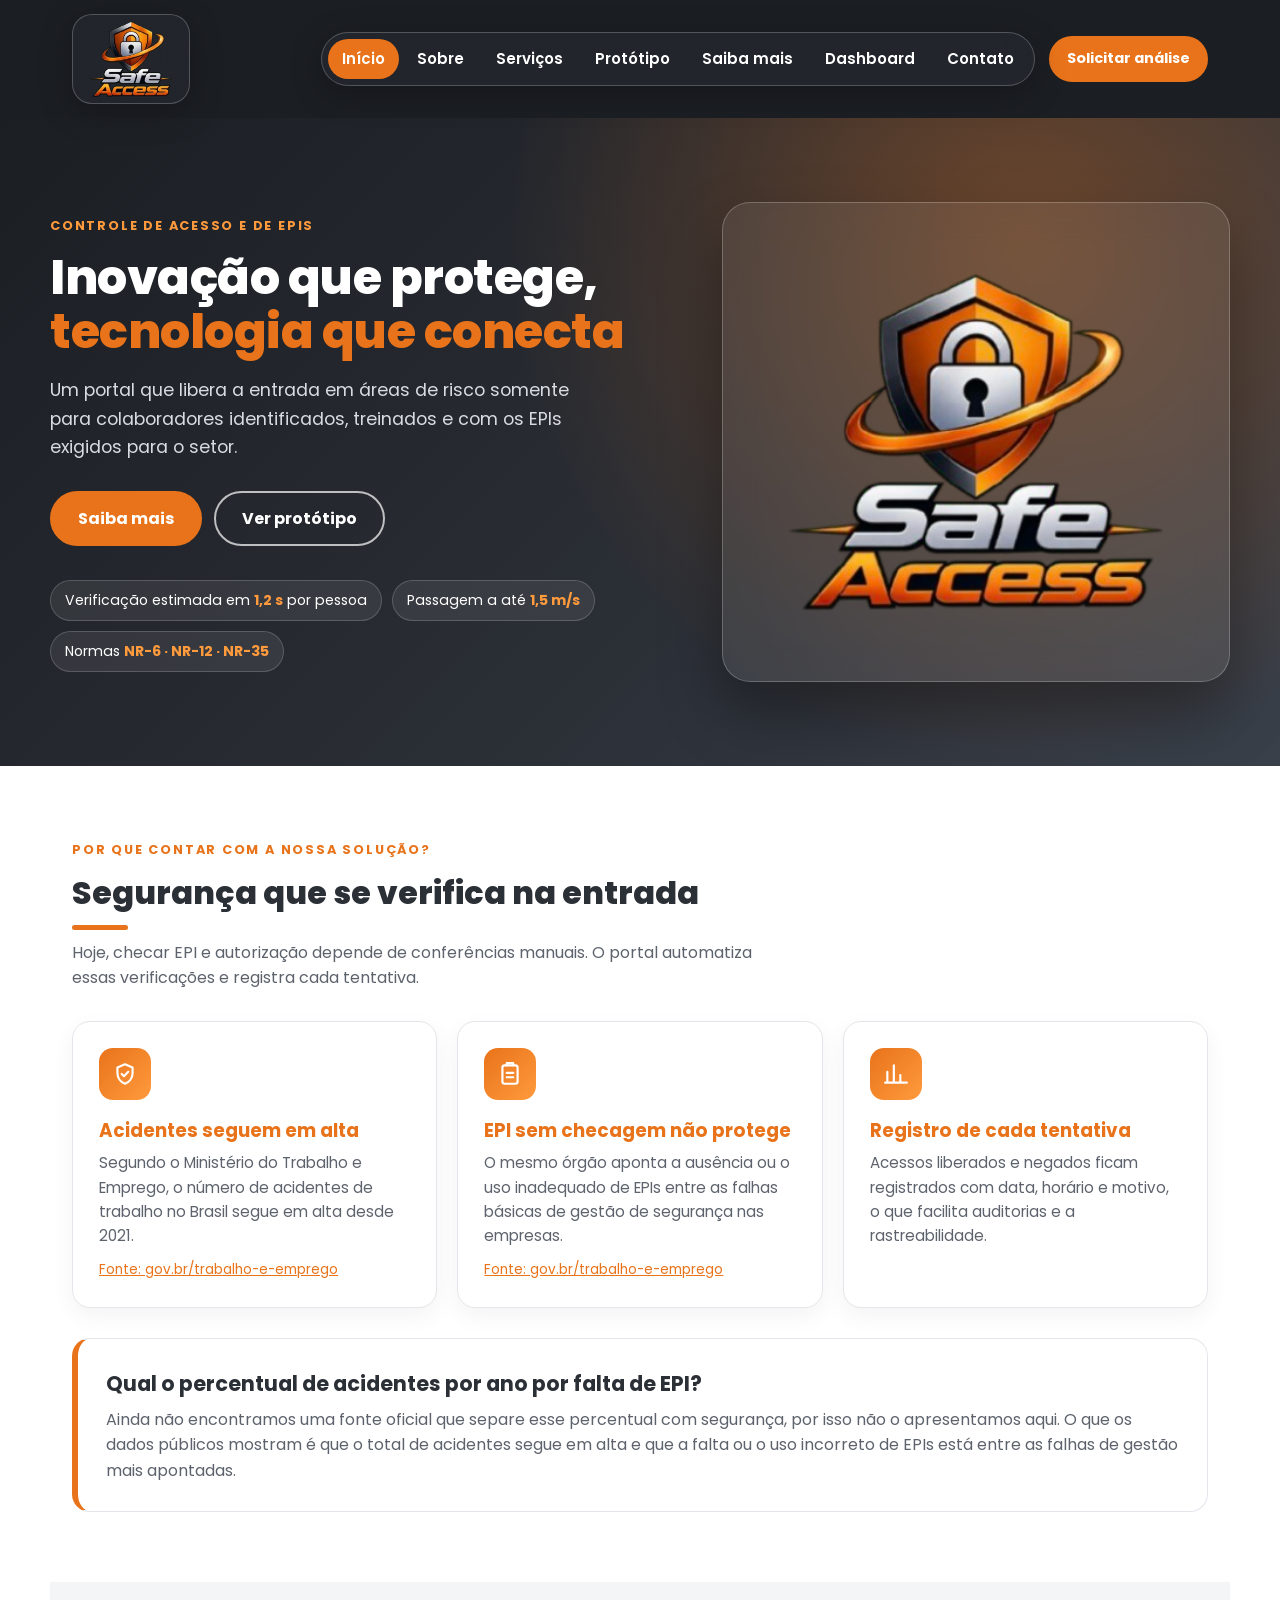
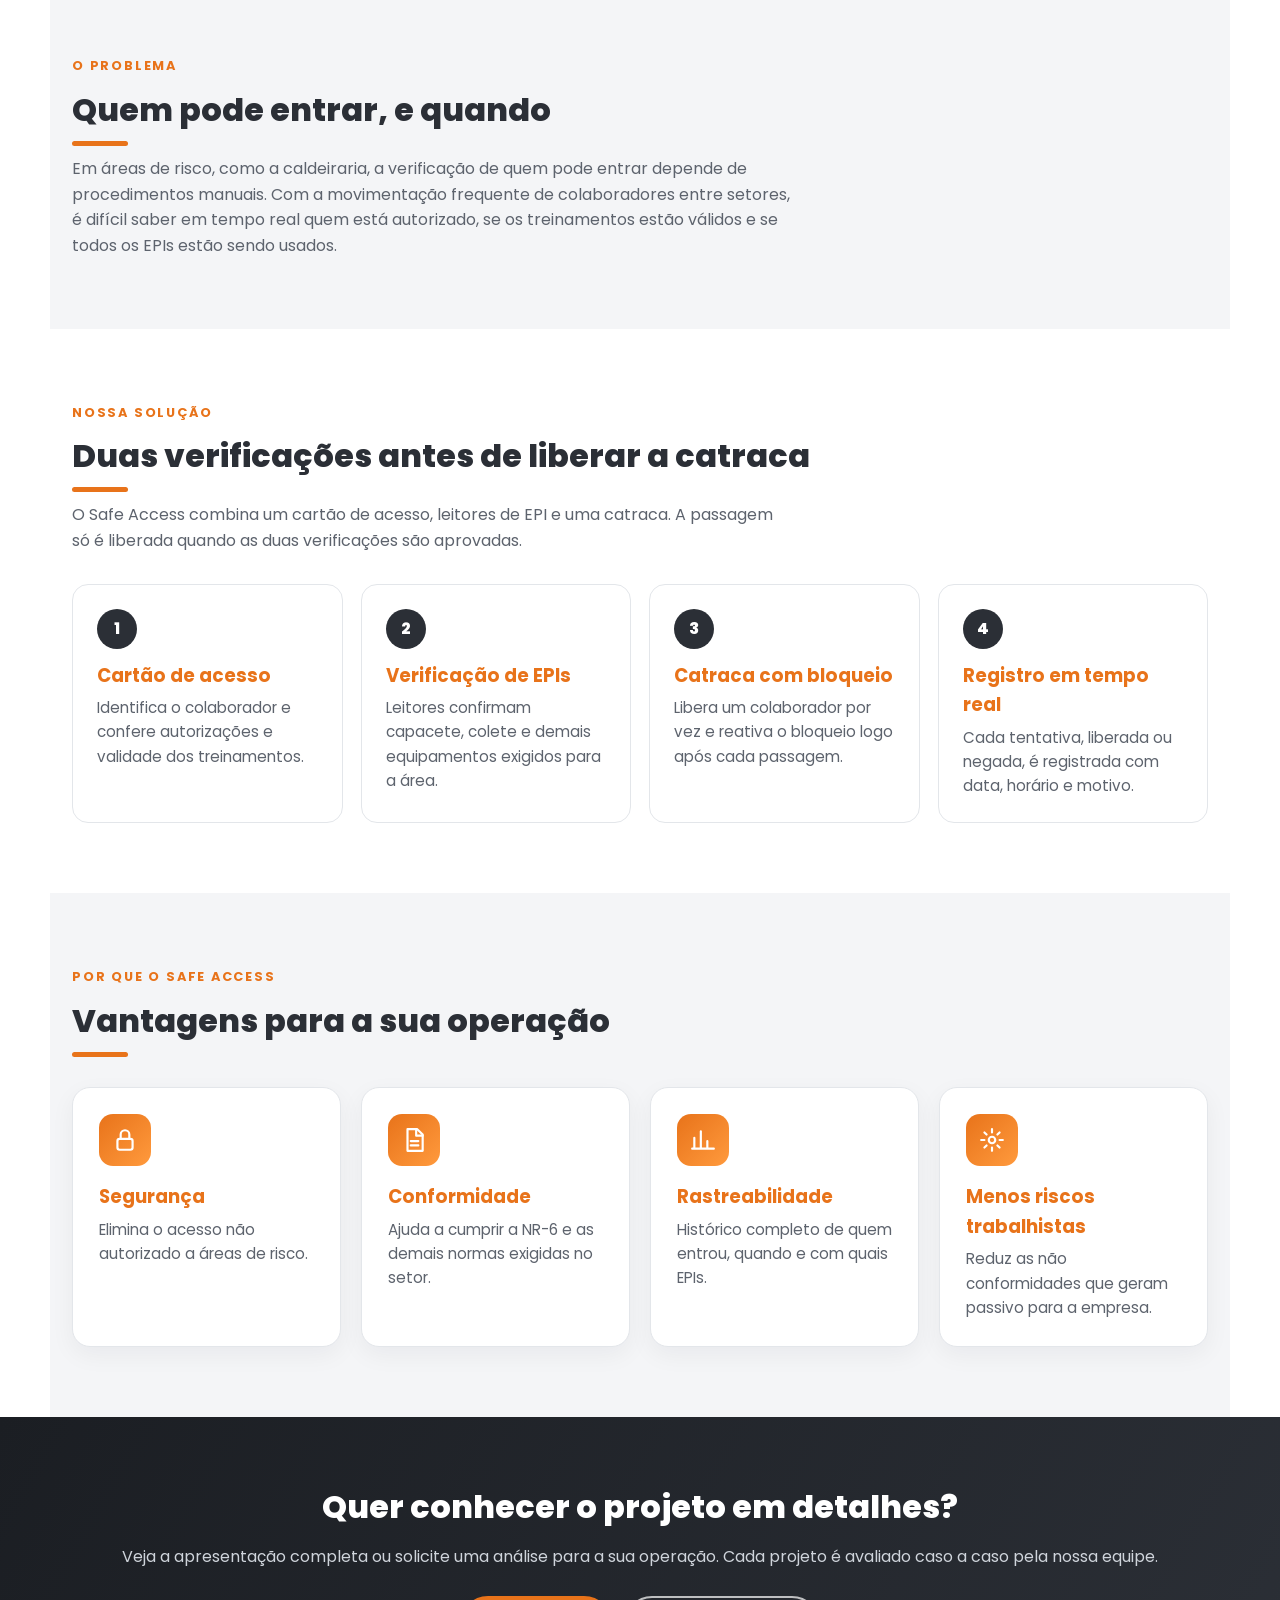
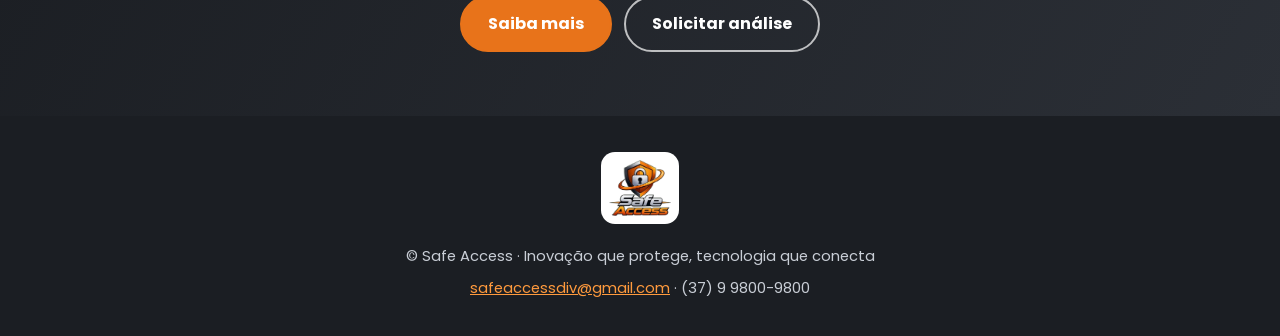
<file: index.html>
<!DOCTYPE html><html lang="pt-BR"><head><meta charset="UTF-8"><meta name="viewport" content="width=device-width,initial-scale=1"><title>Safe Access · Controle de acesso e EPIs</title><meta name="description" content="Portal inteligente de controle de acesso e verificação de EPIs para áreas de risco industrial."><link href="https://fonts.googleapis.com/css2?family=Poppins:wght@400;600;700;800&display=swap" rel="stylesheet"><link rel="stylesheet" href="styles.css?v=7"></head><body><header class="topo-wrap"><div class="topo"><a class="marca" href="index.html"><img src="logo-safe-access.png" alt="Safe Access" class="logo"></a><nav><a href="index.html" class="ativo">Início</a><a href="sobre.html">Sobre</a><a href="servicos.html">Serviços</a><a href="prototipo.html">Protótipo</a><a href="saiba-mais.html">Saiba mais</a><a href="dashboard.html">Dashboard</a><a href="contato.html">Contato</a></nav><a class="btn btn-mini" href="contato.html">Solicitar análise</a></div></header><section class="hero"><div class="hero-in"><div>
<span class="kicker">Controle de acesso e de EPIs</span>
<h1>Inovação que protege,<br><span>tecnologia que conecta</span></h1>
<p class="lead">Um portal que libera a entrada em áreas de risco somente para colaboradores identificados, treinados e com os EPIs exigidos para o setor.</p>
<div class="acoes"><a class="btn" href="saiba-mais.html">Saiba mais</a><a class="btn btn-sec" href="prototipo.html">Ver protótipo</a></div>
<div class="chips"><span class="chip">Verificação estimada em <b>1,2 s</b> por pessoa</span><span class="chip">Passagem a até <b>1,5 m/s</b></span><span class="chip">Normas <b>NR-6 · NR-12 · NR-35</b></span></div>
</div><div><div class="logo-card"><img src="logo-safe-access.png" alt="Logo Safe Access"></div></div></div></section>
<main>
<section class="sec" id="por-que">
<span class="kicker" style="color:var(--or)">Por que contar com a nossa solução?</span>
<h2>Segurança que se verifica na entrada</h2>
<p class="sub">Hoje, checar EPI e autorização depende de conferências manuais. O portal automatiza essas verificações e registra cada tentativa.</p>
<div class="grade">
<div class="card"><div class="ico"><svg viewBox="0 0 24 24"><path d="M12 3l7 3v5c0 4.5-3 8.5-7 10-4-1.5-7-5.5-7-10V6z"/><path d="M9 12l2 2 4-4"/></svg></div><h3>Acidentes seguem em alta</h3><p>Segundo o Ministério do Trabalho e Emprego, o número de acidentes de trabalho no Brasil segue em alta desde 2021.</p><a class="fonte" href="https://www.gov.br/trabalho-e-emprego/pt-br/noticias-e-conteudo/2025/julho/ministerio-do-trabalho-e-emprego-identifica-aumento-de-acidentes-de-trabalho-no-brasil" target="_blank" rel="noopener">Fonte: gov.br/trabalho-e-emprego</a></div>
<div class="card"><div class="ico"><svg viewBox="0 0 24 24"><rect x="5" y="4" width="14" height="17" rx="2"/><path d="M9 4V2h6v2M9 11h6M9 15h6"/></svg></div><h3>EPI sem checagem não protege</h3><p>O mesmo órgão aponta a ausência ou o uso inadequado de EPIs entre as falhas básicas de gestão de segurança nas empresas.</p><a class="fonte" href="https://www.gov.br/trabalho-e-emprego/pt-br/noticias-e-conteudo/2025/julho/ministerio-do-trabalho-e-emprego-identifica-aumento-de-acidentes-de-trabalho-no-brasil" target="_blank" rel="noopener">Fonte: gov.br/trabalho-e-emprego</a></div>
<div class="card"><div class="ico"><svg viewBox="0 0 24 24"><path d="M4 20V10M10 20V4M16 20v-7M22 20H2"/></svg></div><h3>Registro de cada tentativa</h3><p>Acessos liberados e negados ficam registrados com data, horário e motivo, o que facilita auditorias e a rastreabilidade.</p></div>
</div>
<div class="pergunta"><h3>Qual o percentual de acidentes por ano por falta de EPI?</h3><p>Ainda não encontramos uma fonte oficial que separe esse percentual com segurança, por isso não o apresentamos aqui. O que os dados públicos mostram é que o total de acidentes segue em alta e que a falta ou o uso incorreto de EPIs está entre as falhas de gestão mais apontadas.</p></div>
</section>
<section class="sec alt"><div class="in">
<span class="kicker" style="color:var(--or)">O problema</span>
<h2>Quem pode entrar, e quando</h2>
<p class="sub">Em áreas de risco, como a caldeiraria, a verificação de quem pode entrar depende de procedimentos manuais. Com a movimentação frequente de colaboradores entre setores, é difícil saber em tempo real quem está autorizado, se os treinamentos estão válidos e se todos os EPIs estão sendo usados.</p>
</div></section>
<section class="sec"><span class="kicker" style="color:var(--or)">Nossa solução</span><h2>Duas verificações antes de liberar a catraca</h2>
<p class="sub">O Safe Access combina um cartão de acesso, leitores de EPI e uma catraca. A passagem só é liberada quando as duas verificações são aprovadas.</p>
<div class="passos">
<div class="passo"><h3>Cartão de acesso</h3><p>Identifica o colaborador e confere autorizações e validade dos treinamentos.</p></div>
<div class="passo"><h3>Verificação de EPIs</h3><p>Leitores confirmam capacete, colete e demais equipamentos exigidos para a área.</p></div>
<div class="passo"><h3>Catraca com bloqueio</h3><p>Libera um colaborador por vez e reativa o bloqueio logo após cada passagem.</p></div>
<div class="passo"><h3>Registro em tempo real</h3><p>Cada tentativa, liberada ou negada, é registrada com data, horário e motivo.</p></div>
</div></section>
<section class="sec alt"><div class="in">
<span class="kicker" style="color:var(--or)">Por que o Safe Access</span><h2>Vantagens para a sua operação</h2>
<div class="grade">
<div class="card"><div class="ico"><svg viewBox="0 0 24 24"><rect x="5" y="11" width="14" height="10" rx="2"/><path d="M8 11V7a4 4 0 018 0v4"/></svg></div><h3>Segurança</h3><p>Elimina o acesso não autorizado a áreas de risco.</p></div>
<div class="card"><div class="ico"><svg viewBox="0 0 24 24"><path d="M6 2h9l5 5v15H6z"/><path d="M14 2v6h6M9 13h7M9 17h7"/></svg></div><h3>Conformidade</h3><p>Ajuda a cumprir a NR-6 e as demais normas exigidas no setor.</p></div>
<div class="card"><div class="ico"><svg viewBox="0 0 24 24"><path d="M4 20V10M10 20V4M16 20v-7M22 20H2"/></svg></div><h3>Rastreabilidade</h3><p>Histórico completo de quem entrou, quando e com quais EPIs.</p></div>
<div class="card"><div class="ico"><svg viewBox="0 0 24 24"><circle cx="12" cy="12" r="3"/><path d="M12 2v3M12 19v3M2 12h3M19 12h3M5 5l2 2M17 17l2 2M5 19l2-2M17 7l2-2"/></svg></div><h3>Menos riscos trabalhistas</h3><p>Reduz as não conformidades que geram passivo para a empresa.</p></div>
</div></div></section>
</main>
<section class="faixa"><h2>Quer conhecer o projeto em detalhes?</h2><p>Veja a apresentação completa ou solicite uma análise para a sua operação. Cada projeto é avaliado caso a caso pela nossa equipe.</p><div class="acoes"><a class="btn" href="saiba-mais.html">Saiba mais</a><a class="btn btn-sec" href="contato.html">Solicitar análise</a></div></section><footer class="rodape"><img src="logo-safe-access.png" alt="Safe Access"><div>© Safe Access · Inovação que protege, tecnologia que conecta</div><div style="margin-top:8px"><a href="mailto:safeaccessdiv@gmail.com">safeaccessdiv@gmail.com</a> · (37) 9 9800-9800</div></footer></body></html>
</file>
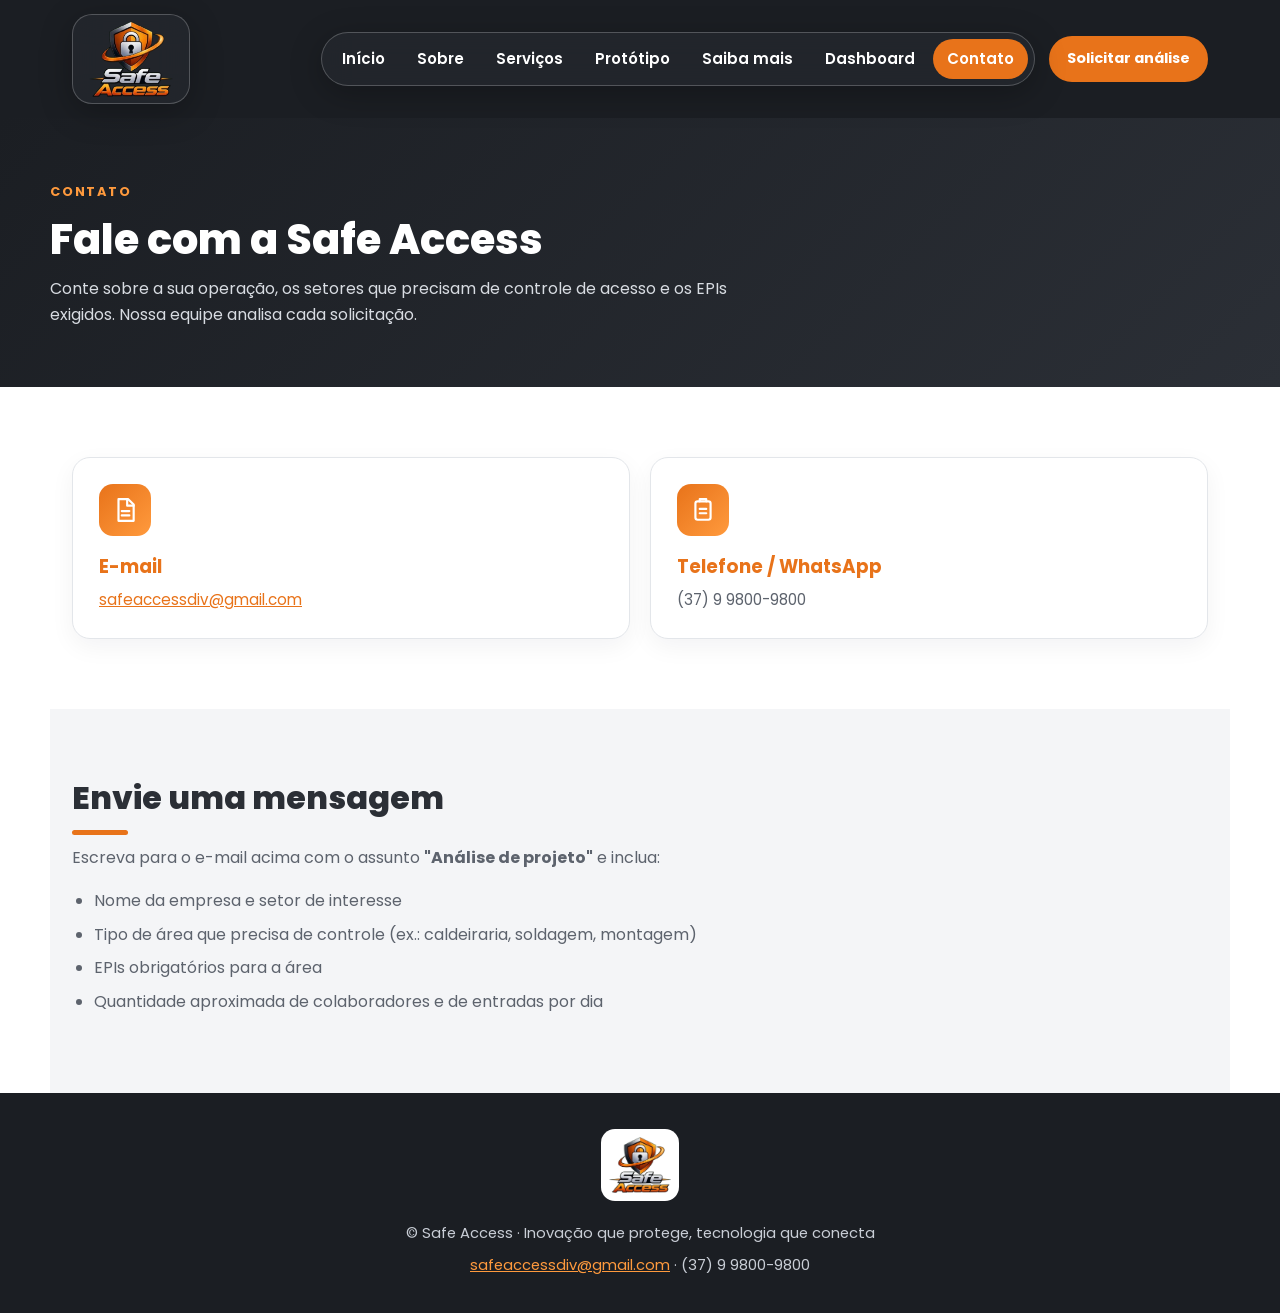
<file: contato.html>
<!DOCTYPE html><html lang="pt-BR"><head><meta charset="UTF-8"><meta name="viewport" content="width=device-width,initial-scale=1"><title>Contato · Safe Access</title><meta name="description" content="Fale com a Safe Access e solicite uma análise do seu projeto."><link href="https://fonts.googleapis.com/css2?family=Poppins:wght@400;600;700;800&display=swap" rel="stylesheet"><link rel="stylesheet" href="styles.css?v=5"></head><body><header class="topo-wrap"><div class="topo"><a class="marca" href="index.html"><img src="logo-safe-access.png" alt="Safe Access" class="logo"></a><nav><a href="index.html">Início</a><a href="sobre.html">Sobre</a><a href="servicos.html">Serviços</a><a href="prototipo.html">Protótipo</a><a href="saiba-mais.html">Saiba mais</a><a href="dashboard.html">Dashboard</a><a href="contato.html" class="ativo">Contato</a></nav><a class="btn btn-mini" href="contato.html">Solicitar análise</a></div></header><section class="pagehead"><div class="in"><span class="kicker">Contato</span><h1>Fale com a Safe Access</h1><p>Conte sobre a sua operação, os setores que precisam de controle de acesso e os EPIs exigidos. Nossa equipe analisa cada solicitação.</p></div></section><main>
<section class="sec"><div class="grade" style="margin-top:0">
<div class="card"><div class="ico"><svg viewBox="0 0 24 24"><path d="M6 2h9l5 5v15H6z"/><path d="M14 2v6h6M9 13h7M9 17h7"/></svg></div><h3>E-mail</h3><p><a href="mailto:safeaccessdiv@gmail.com">safeaccessdiv@gmail.com</a></p></div>
<div class="card"><div class="ico"><svg viewBox="0 0 24 24"><rect x="5" y="4" width="14" height="17" rx="2"/><path d="M9 4V2h6v2M9 11h6M9 15h6"/></svg></div><h3>Telefone / WhatsApp</h3><p>(37) 9 9800-9800</p></div>
</div></section>
<section class="sec alt"><div class="in"><h2>Envie uma mensagem</h2>
<p class="sub">Escreva para o e-mail acima com o assunto <strong>"Análise de projeto"</strong> e inclua:</p>
<ul style="margin:18px 0 0 22px;color:var(--mu)">
<li style="margin-bottom:8px">Nome da empresa e setor de interesse</li>
<li style="margin-bottom:8px">Tipo de área que precisa de controle (ex.: caldeiraria, soldagem, montagem)</li>
<li style="margin-bottom:8px">EPIs obrigatórios para a área</li>
<li style="margin-bottom:8px">Quantidade aproximada de colaboradores e de entradas por dia</li></ul>
</div></section></main><footer class="rodape"><img src="logo-safe-access.png" alt="Safe Access"><div>© Safe Access · Inovação que protege, tecnologia que conecta</div><div style="margin-top:8px"><a href="mailto:safeaccessdiv@gmail.com">safeaccessdiv@gmail.com</a> · (37) 9 9800-9800</div></footer></body></html>
</file>
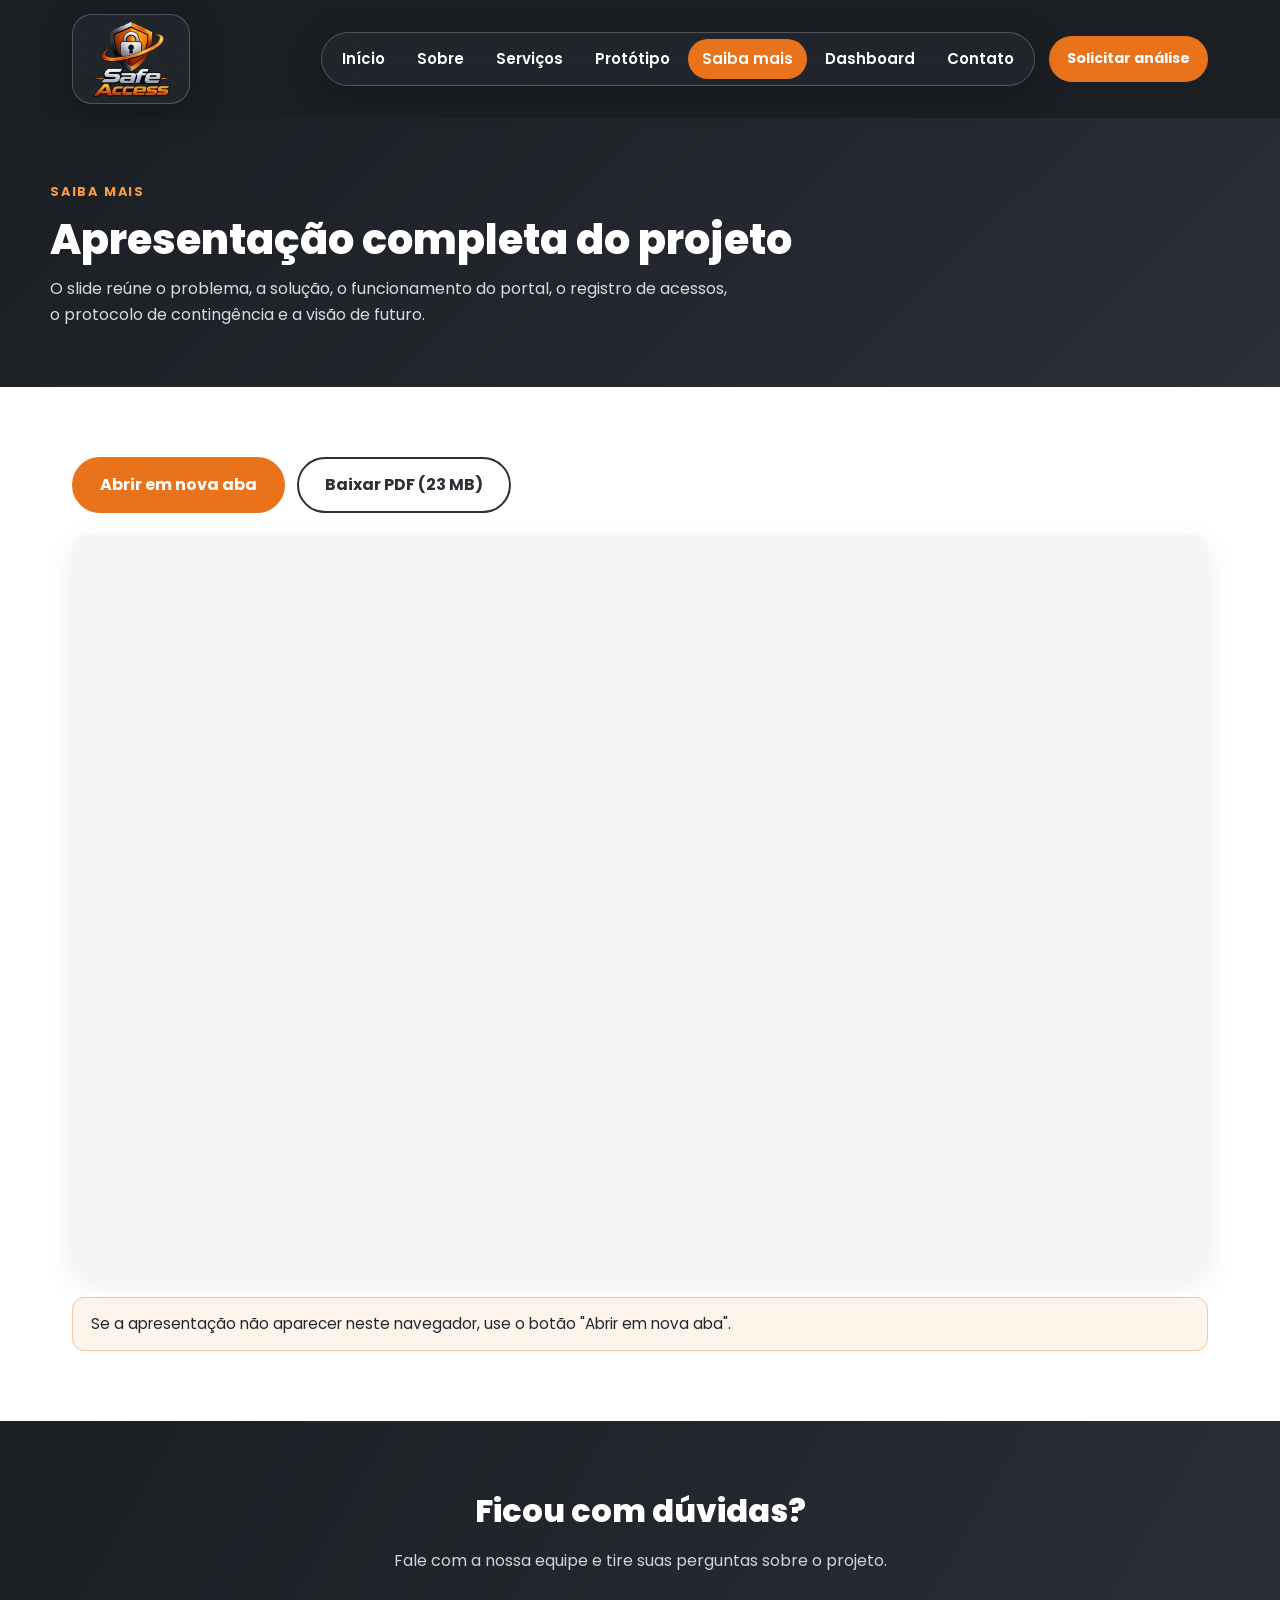
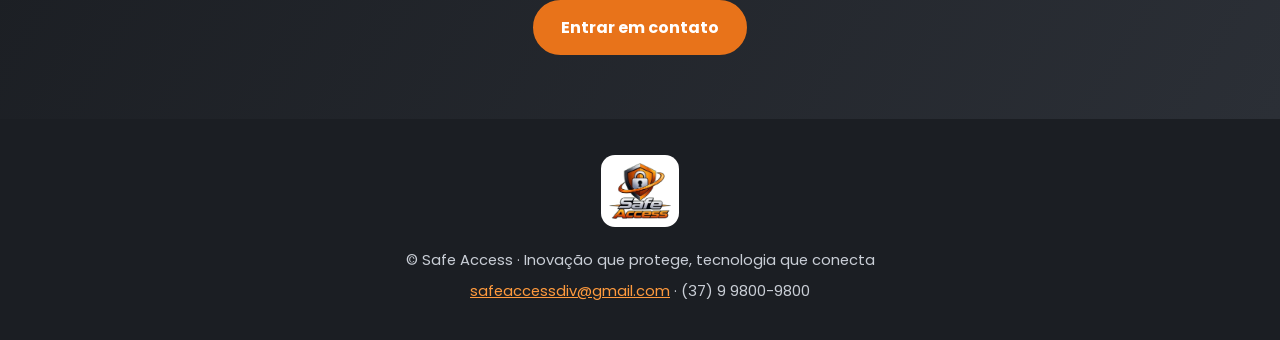
<file: saiba-mais.html>
<!DOCTYPE html><html lang="pt-BR"><head><meta charset="UTF-8"><meta name="viewport" content="width=device-width,initial-scale=1"><title>Saiba mais · Safe Access</title><meta name="description" content="Apresentação completa do projeto Safe Access."><link href="https://fonts.googleapis.com/css2?family=Poppins:wght@400;600;700;800&display=swap" rel="stylesheet"><link rel="stylesheet" href="styles.css?v=5"></head><body><header class="topo-wrap"><div class="topo"><a class="marca" href="index.html"><img src="logo-safe-access.png" alt="Safe Access" class="logo"></a><nav><a href="index.html">Início</a><a href="sobre.html">Sobre</a><a href="servicos.html">Serviços</a><a href="prototipo.html">Protótipo</a><a href="saiba-mais.html" class="ativo">Saiba mais</a><a href="dashboard.html">Dashboard</a><a href="contato.html">Contato</a></nav><a class="btn btn-mini" href="contato.html">Solicitar análise</a></div></header><section class="pagehead"><div class="in"><span class="kicker">Saiba mais</span><h1>Apresentação completa do projeto</h1><p>O slide reúne o problema, a solução, o funcionamento do portal, o registro de acessos, o protocolo de contingência e a visão de futuro.</p></div></section><main>
<section class="sec">
<div class="acoes" style="margin-bottom:22px"><a class="btn" href="slide-safe-access.pdf" target="_blank" rel="noopener">Abrir em nova aba</a><a class="btn btn-sec" style="color:var(--aco);border-color:var(--aco)" href="slide-safe-access.pdf" download>Baixar PDF (23 MB)</a></div>
<iframe class="pdf" src="slide-safe-access.pdf#view=FitH" title="Apresentação completa do projeto Safe Access"></iframe>
<p class="aviso">Se a apresentação não aparecer neste navegador, use o botão "Abrir em nova aba".</p>
</section></main><section class="faixa"><h2>Ficou com dúvidas?</h2><p>Fale com a nossa equipe e tire suas perguntas sobre o projeto.</p><div class="acoes"><a class="btn" href="contato.html">Entrar em contato</a></div></section><footer class="rodape"><img src="logo-safe-access.png" alt="Safe Access"><div>© Safe Access · Inovação que protege, tecnologia que conecta</div><div style="margin-top:8px"><a href="mailto:safeaccessdiv@gmail.com">safeaccessdiv@gmail.com</a> · (37) 9 9800-9800</div></footer></body></html>
</file>
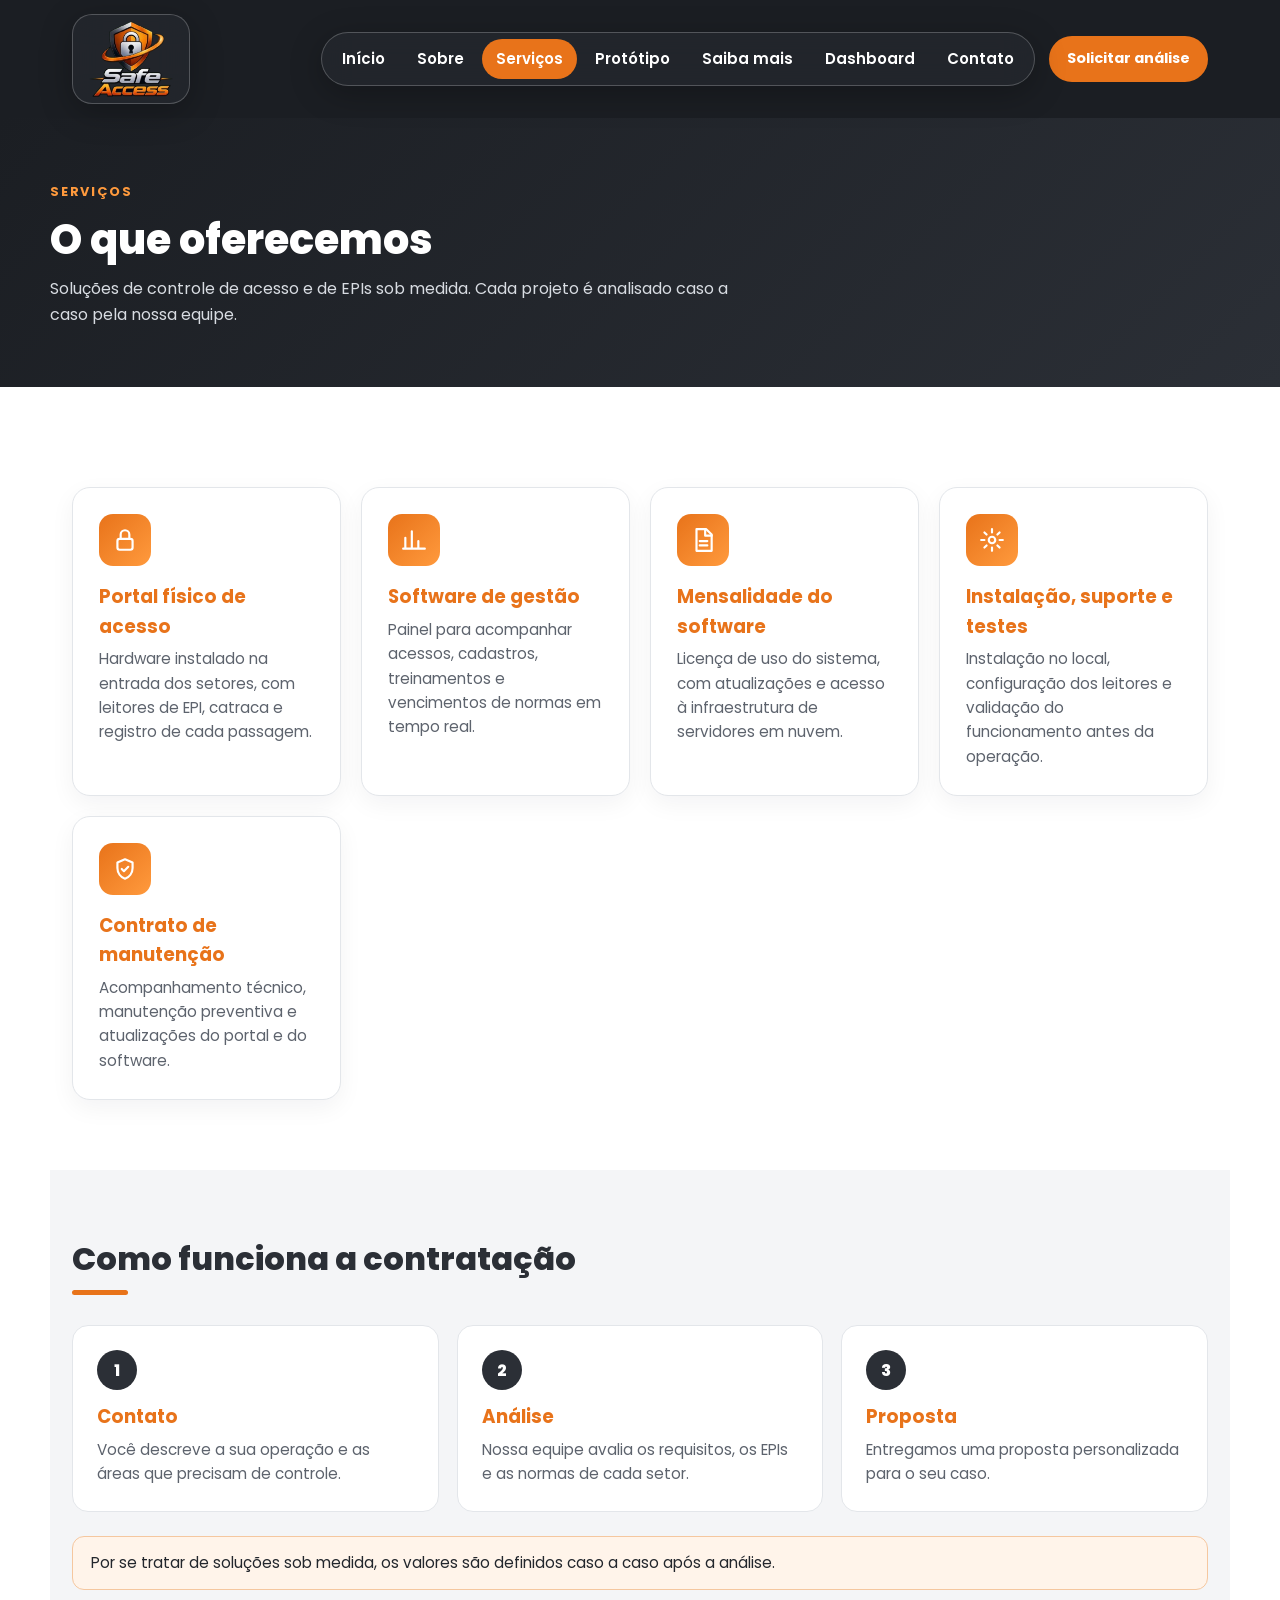
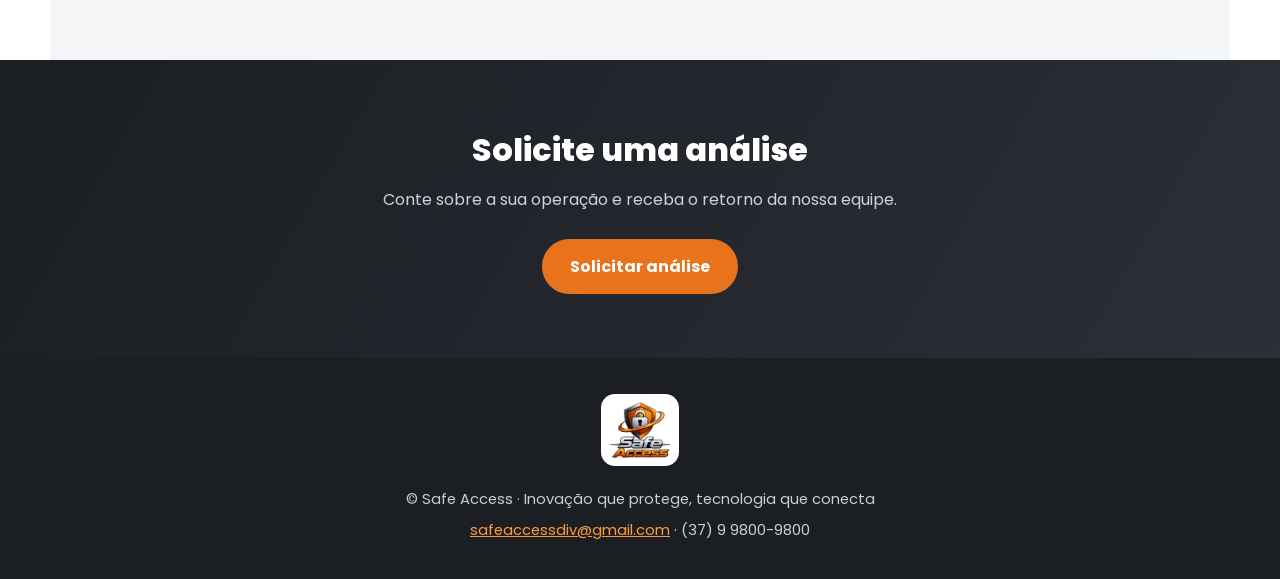
<file: servicos.html>
<!DOCTYPE html><html lang="pt-BR"><head><meta charset="UTF-8"><meta name="viewport" content="width=device-width,initial-scale=1"><title>Serviços · Safe Access</title><meta name="description" content="Portal físico de acesso, software de gestão, manutenção e suporte, analisados caso a caso."><link href="https://fonts.googleapis.com/css2?family=Poppins:wght@400;600;700;800&display=swap" rel="stylesheet"><link rel="stylesheet" href="styles.css?v=5"></head><body><header class="topo-wrap"><div class="topo"><a class="marca" href="index.html"><img src="logo-safe-access.png" alt="Safe Access" class="logo"></a><nav><a href="index.html">Início</a><a href="sobre.html">Sobre</a><a href="servicos.html" class="ativo">Serviços</a><a href="prototipo.html">Protótipo</a><a href="saiba-mais.html">Saiba mais</a><a href="dashboard.html">Dashboard</a><a href="contato.html">Contato</a></nav><a class="btn btn-mini" href="contato.html">Solicitar análise</a></div></header><section class="pagehead"><div class="in"><span class="kicker">Serviços</span><h1>O que oferecemos</h1><p>Soluções de controle de acesso e de EPIs sob medida. Cada projeto é analisado caso a caso pela nossa equipe.</p></div></section><main>
<section class="sec"><div class="grade">
<div class="card"><div class="ico"><svg viewBox="0 0 24 24"><rect x="5" y="11" width="14" height="10" rx="2"/><path d="M8 11V7a4 4 0 018 0v4"/></svg></div><h3>Portal físico de acesso</h3><p>Hardware instalado na entrada dos setores, com leitores de EPI, catraca e registro de cada passagem.</p></div>
<div class="card"><div class="ico"><svg viewBox="0 0 24 24"><path d="M4 20V10M10 20V4M16 20v-7M22 20H2"/></svg></div><h3>Software de gestão</h3><p>Painel para acompanhar acessos, cadastros, treinamentos e vencimentos de normas em tempo real.</p></div>
<div class="card"><div class="ico"><svg viewBox="0 0 24 24"><path d="M6 2h9l5 5v15H6z"/><path d="M14 2v6h6M9 13h7M9 17h7"/></svg></div><h3>Mensalidade do software</h3><p>Licença de uso do sistema, com atualizações e acesso à infraestrutura de servidores em nuvem.</p></div>
<div class="card"><div class="ico"><svg viewBox="0 0 24 24"><circle cx="12" cy="12" r="3"/><path d="M12 2v3M12 19v3M2 12h3M19 12h3M5 5l2 2M17 17l2 2M5 19l2-2M17 7l2-2"/></svg></div><h3>Instalação, suporte e testes</h3><p>Instalação no local, configuração dos leitores e validação do funcionamento antes da operação.</p></div>
<div class="card"><div class="ico"><svg viewBox="0 0 24 24"><path d="M12 3l7 3v5c0 4.5-3 8.5-7 10-4-1.5-7-5.5-7-10V6z"/><path d="M9 12l2 2 4-4"/></svg></div><h3>Contrato de manutenção</h3><p>Acompanhamento técnico, manutenção preventiva e atualizações do portal e do software.</p></div>
</div></section>
<section class="sec alt"><div class="in"><h2>Como funciona a contratação</h2>
<div class="passos">
<div class="passo"><h3>Contato</h3><p>Você descreve a sua operação e as áreas que precisam de controle.</p></div>
<div class="passo"><h3>Análise</h3><p>Nossa equipe avalia os requisitos, os EPIs e as normas de cada setor.</p></div>
<div class="passo"><h3>Proposta</h3><p>Entregamos uma proposta personalizada para o seu caso.</p></div>
</div>
<div class="aviso" style="margin-top:24px">Por se tratar de soluções sob medida, os valores são definidos caso a caso após a análise.</div></div></section>
</main><section class="faixa"><h2>Solicite uma análise</h2><p>Conte sobre a sua operação e receba o retorno da nossa equipe.</p><div class="acoes"><a class="btn" href="contato.html">Solicitar análise</a></div></section><footer class="rodape"><img src="logo-safe-access.png" alt="Safe Access"><div>© Safe Access · Inovação que protege, tecnologia que conecta</div><div style="margin-top:8px"><a href="mailto:safeaccessdiv@gmail.com">safeaccessdiv@gmail.com</a> · (37) 9 9800-9800</div></footer></body></html>
</file>
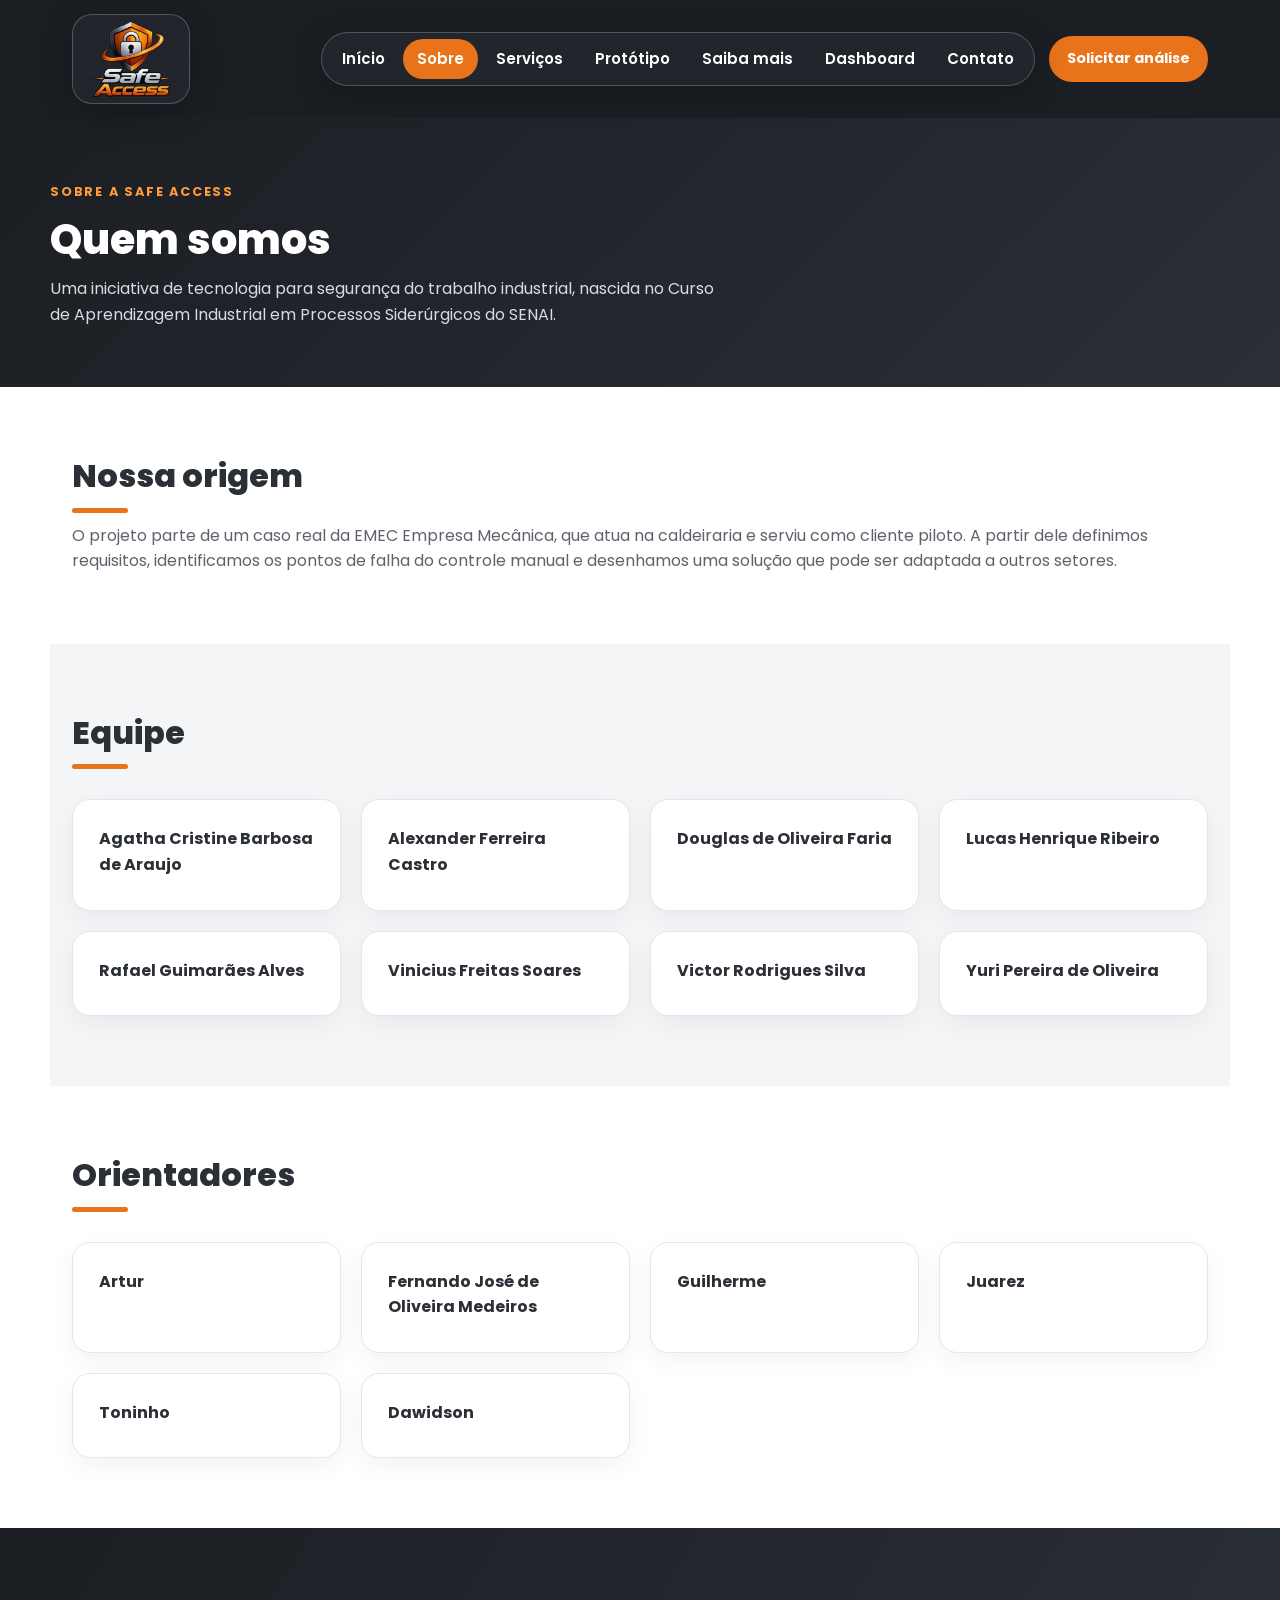
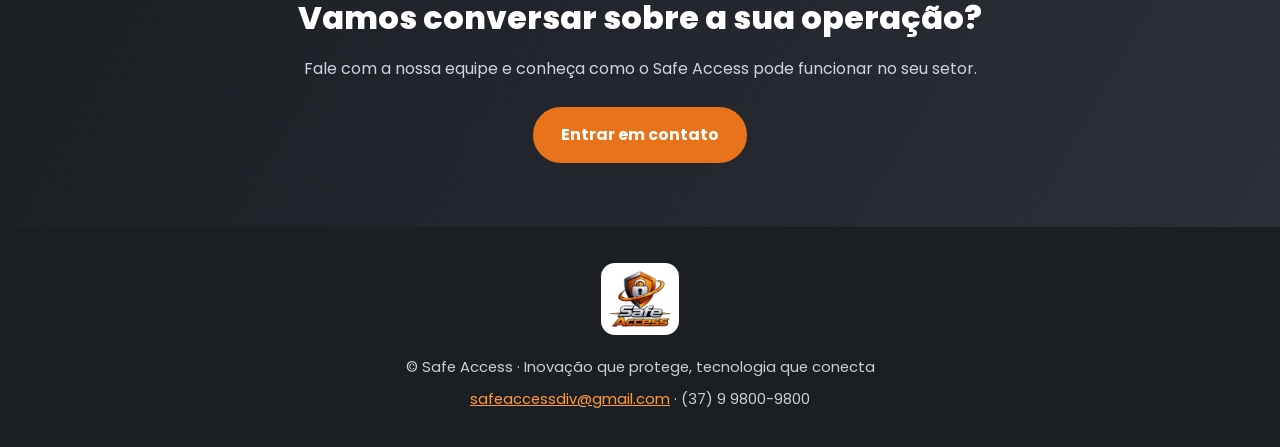
<file: sobre.html>
<!DOCTYPE html><html lang="pt-BR"><head><meta charset="UTF-8"><meta name="viewport" content="width=device-width,initial-scale=1"><title>Sobre · Safe Access</title><meta name="description" content="Conheça a equipe e a origem do projeto Safe Access."><link href="https://fonts.googleapis.com/css2?family=Poppins:wght@400;600;700;800&display=swap" rel="stylesheet"><link rel="stylesheet" href="styles.css?v=5"></head><body><header class="topo-wrap"><div class="topo"><a class="marca" href="index.html"><img src="logo-safe-access.png" alt="Safe Access" class="logo"></a><nav><a href="index.html">Início</a><a href="sobre.html" class="ativo">Sobre</a><a href="servicos.html">Serviços</a><a href="prototipo.html">Protótipo</a><a href="saiba-mais.html">Saiba mais</a><a href="dashboard.html">Dashboard</a><a href="contato.html">Contato</a></nav><a class="btn btn-mini" href="contato.html">Solicitar análise</a></div></header><section class="pagehead"><div class="in"><span class="kicker">Sobre a Safe Access</span><h1>Quem somos</h1><p>Uma iniciativa de tecnologia para segurança do trabalho industrial, nascida no Curso de Aprendizagem Industrial em Processos Siderúrgicos do SENAI.</p></div></section><main>
<section class="sec"><h2>Nossa origem</h2><p class="sub" style="max-width:none">O projeto parte de um caso real da EMEC Empresa Mecânica, que atua na caldeiraria e serviu como cliente piloto. A partir dele definimos requisitos, identificamos os pontos de falha do controle manual e desenhamos uma solução que pode ser adaptada a outros setores.</p></section>
<section class="sec alt"><div class="in"><h2>Equipe</h2><div class="grade"><div class="card"><h3 style="color:var(--aco);font-size:1rem">Agatha Cristine Barbosa de Araujo</h3></div><div class="card"><h3 style="color:var(--aco);font-size:1rem">Alexander Ferreira Castro</h3></div><div class="card"><h3 style="color:var(--aco);font-size:1rem">Douglas de Oliveira Faria</h3></div><div class="card"><h3 style="color:var(--aco);font-size:1rem">Lucas Henrique Ribeiro</h3></div><div class="card"><h3 style="color:var(--aco);font-size:1rem">Rafael Guimarães Alves</h3></div><div class="card"><h3 style="color:var(--aco);font-size:1rem">Vinicius Freitas Soares</h3></div><div class="card"><h3 style="color:var(--aco);font-size:1rem">Victor Rodrigues Silva</h3></div><div class="card"><h3 style="color:var(--aco);font-size:1rem">Yuri Pereira de Oliveira</h3></div></div></div></section>
<section class="sec"><h2>Orientadores</h2><div class="grade"><div class="card"><h3 style="color:var(--aco);font-size:1rem">Artur</h3></div><div class="card"><h3 style="color:var(--aco);font-size:1rem">Fernando José de Oliveira Medeiros</h3></div><div class="card"><h3 style="color:var(--aco);font-size:1rem">Guilherme</h3></div><div class="card"><h3 style="color:var(--aco);font-size:1rem">Juarez</h3></div><div class="card"><h3 style="color:var(--aco);font-size:1rem">Toninho</h3></div><div class="card"><h3 style="color:var(--aco);font-size:1rem">Dawidson</h3></div></div></section>
</main><section class="faixa"><h2>Vamos conversar sobre a sua operação?</h2><p>Fale com a nossa equipe e conheça como o Safe Access pode funcionar no seu setor.</p><div class="acoes"><a class="btn" href="contato.html">Entrar em contato</a></div></section><footer class="rodape"><img src="logo-safe-access.png" alt="Safe Access"><div>© Safe Access · Inovação que protege, tecnologia que conecta</div><div style="margin-top:8px"><a href="mailto:safeaccessdiv@gmail.com">safeaccessdiv@gmail.com</a> · (37) 9 9800-9800</div></footer></body></html>
</file>
<file: styles.css>
:root{--or:#e8731a;--or2:#ff9a3d;--aco:#2b2f36;--cz:#f4f5f7;--tx:#22262c;--mu:#5d636d;--br:#e3e6ea}
*{box-sizing:border-box;margin:0;padding:0}
body{font-family:"Poppins",system-ui,Arial,sans-serif;color:var(--tx);background:linear-gradient(180deg,#1b1e23 0,#1b1e23 200px,#fff 200px);line-height:1.6}
a{color:var(--or)}
.topo-wrap{position:sticky;top:0;z-index:20;background:transparent;padding:6px 0}
.topo{max-width:1180px;margin:auto;display:flex;align-items:center;gap:14px;padding:8px 22px;flex-wrap:wrap}
.marca{display:inline-flex;align-items:center;padding:6px 16px;border-radius:20px;background:rgba(40,44,52,.55);border:1px solid rgba(255,255,255,.22);backdrop-filter:blur(16px);-webkit-backdrop-filter:blur(16px);box-shadow:0 8px 32px rgba(0,0,0,.25)}
.logo{height:76px;width:auto;display:block}
nav{display:flex;flex-wrap:wrap;gap:4px;margin-left:auto;padding:6px;border-radius:999px;align-items:center;background:rgba(40,44,52,.55);border:1px solid rgba(255,255,255,.22);backdrop-filter:blur(16px);-webkit-backdrop-filter:blur(16px);box-shadow:0 8px 32px rgba(0,0,0,.25)}
nav a{color:#fff;text-decoration:none;font-weight:600;font-size:.94rem;padding:8px 14px;border-radius:999px}
nav a:hover{background:rgba(255,255,255,.14)}
nav a.ativo{background:var(--or);color:#fff}
.btn{display:inline-block;background:var(--or);color:#fff;padding:13px 26px;border-radius:999px;text-decoration:none;font-weight:700;border:2px solid var(--or);transition:.2s;cursor:pointer}
.btn:hover{background:#d4620f;border-color:#d4620f}
.btn-sec{background:transparent;color:#fff;border-color:rgba(255,255,255,.7)}
.btn-sec:hover{background:rgba(255,255,255,.12);border-color:#fff}
.btn-mini{padding:9px 16px;font-size:.9rem}
.hero{position:relative;overflow:hidden;background:radial-gradient(circle at 80% 20%,rgba(232,115,26,.35),transparent 45%),linear-gradient(135deg,#1b1e23,#2b2f36 60%,#3a404a);color:#fff;padding:84px 22px}
.hero-in{max-width:1180px;margin:auto;display:grid;grid-template-columns:1.1fr .9fr;gap:50px;align-items:center}
.kicker{display:inline-block;font-size:.8rem;font-weight:700;letter-spacing:.14em;text-transform:uppercase;color:var(--or2);margin-bottom:14px}
.hero h1{font-size:3rem;line-height:1.12;font-weight:800;letter-spacing:-.01em}
.hero h1 span{color:var(--or)}
.hero .lead{font-size:1.1rem;color:#d8dce2;margin:18px 0 30px;max-width:560px}
.acoes{display:flex;flex-wrap:wrap;gap:12px}
.chips{display:flex;flex-wrap:wrap;gap:10px;margin-top:34px}
.chip{background:rgba(255,255,255,.08);border:1px solid rgba(255,255,255,.18);padding:8px 14px;border-radius:999px;font-size:.88rem}
.chip b{color:var(--or2)}
.logo-card{background:rgba(255,255,255,.08);border:1px solid rgba(255,255,255,.22);backdrop-filter:blur(16px);-webkit-backdrop-filter:blur(16px);border-radius:28px;padding:40px;min-height:480px;display:flex;align-items:center;justify-content:center;box-shadow:0 30px 60px rgba(0,0,0,.35);text-align:center;position:relative}
.logo-card img{width:88%;max-width:540px;height:auto;margin:0 auto;display:block}

main{max-width:1180px;margin:auto;padding:0 22px}
.sec{padding:70px 0}
.sec.alt{background:var(--cz);margin:0 -22px;padding:70px 22px}
.sec.alt>.in{max-width:1180px;margin:auto}
.sec h2{font-size:2rem;font-weight:800;color:var(--aco);line-height:1.2;margin-bottom:10px}
.sec h2::after{content:"";display:block;width:56px;height:5px;border-radius:4px;background:var(--or);margin-top:12px}
.sub{color:var(--mu);max-width:720px;margin-top:6px}
h3{color:var(--or);font-size:1.15rem;margin-bottom:6px}
.grade{display:grid;grid-template-columns:repeat(auto-fit,minmax(250px,1fr));gap:20px;margin-top:30px}
.card{background:#fff;border:1px solid var(--br);border-radius:18px;padding:26px;box-shadow:0 8px 24px rgba(20,24,30,.05);transition:transform .2s,box-shadow .2s}
.card:hover{transform:translateY(-3px);box-shadow:0 14px 34px rgba(20,24,30,.1)}
.ico{width:52px;height:52px;border-radius:14px;background:linear-gradient(135deg,var(--or),var(--or2));display:flex;align-items:center;justify-content:center;margin-bottom:16px}
.ico svg{width:26px;height:26px;stroke:#fff;fill:none;stroke-width:2;stroke-linecap:round;stroke-linejoin:round}
.card p{color:var(--mu);font-size:.95rem}
.card a.fonte{font-size:.85rem;display:inline-block;margin-top:10px}
.pergunta{background:#fff;border:1px solid var(--br);border-radius:18px;padding:28px;margin-top:30px;border-left:6px solid var(--or)}
.pergunta h3{font-size:1.3rem;color:var(--aco)}
.pergunta p{color:var(--mu);margin-top:6px}
.passos{counter-reset:p;display:grid;grid-template-columns:repeat(auto-fit,minmax(220px,1fr));gap:18px;margin-top:30px}
.passo{background:#fff;border-radius:16px;padding:24px;border:1px solid var(--br)}
.passo::before{counter-increment:p;content:counter(p);display:inline-flex;align-items:center;justify-content:center;width:40px;height:40px;border-radius:50%;background:var(--aco);color:#fff;font-weight:800;margin-bottom:12px}
.passo p{color:var(--mu);font-size:.95rem}
.faixa{background:linear-gradient(120deg,#1b1e23,#2b2f36);color:#fff;text-align:center;padding:64px 22px}
.faixa h2{font-size:2rem;font-weight:800;margin-bottom:12px}
.faixa p{color:#cfd4db;margin-bottom:26px}
.faixa .acoes{justify-content:center}
.pagehead{background:linear-gradient(135deg,#1b1e23,#2b2f36);color:#fff;padding:60px 22px}
.pagehead .in{max-width:1180px;margin:auto}
.pagehead h1{font-size:2.6rem;font-weight:800;line-height:1.15}
.pagehead p{color:#d8dce2;max-width:680px;margin-top:12px}
.wokwi,.pdf{width:100%;border:0;border-radius:16px;background:var(--cz);box-shadow:0 10px 30px rgba(20,24,30,.08)}
.wokwi{height:560px}
.pdf{height:82vh;min-height:520px}
.aviso{background:#fff4ea;border:1px solid #f5c79f;padding:14px 18px;border-radius:12px;margin-top:16px;font-size:.95rem}
.rodape{background:#1b1e23;color:#c9ced6;text-align:center;padding:36px 22px;font-size:.92rem}
.rodape img{height:72px;width:auto;margin:0 auto 14px;background:#fff;border-radius:14px;padding:8px}
.rodape a{color:var(--or2)}
@media(max-width:860px){
 .hero-in{grid-template-columns:1fr}
 .hero h1{font-size:2.2rem}
 .logo-card{max-width:360px;margin:8px auto 0}
 .logo{height:80px}
 nav{margin-left:0;width:100%}
 .pagehead h1{font-size:2rem}
 .sec.alt{padding:50px 22px}
 .sec{padding:50px 0}
}
</file>
